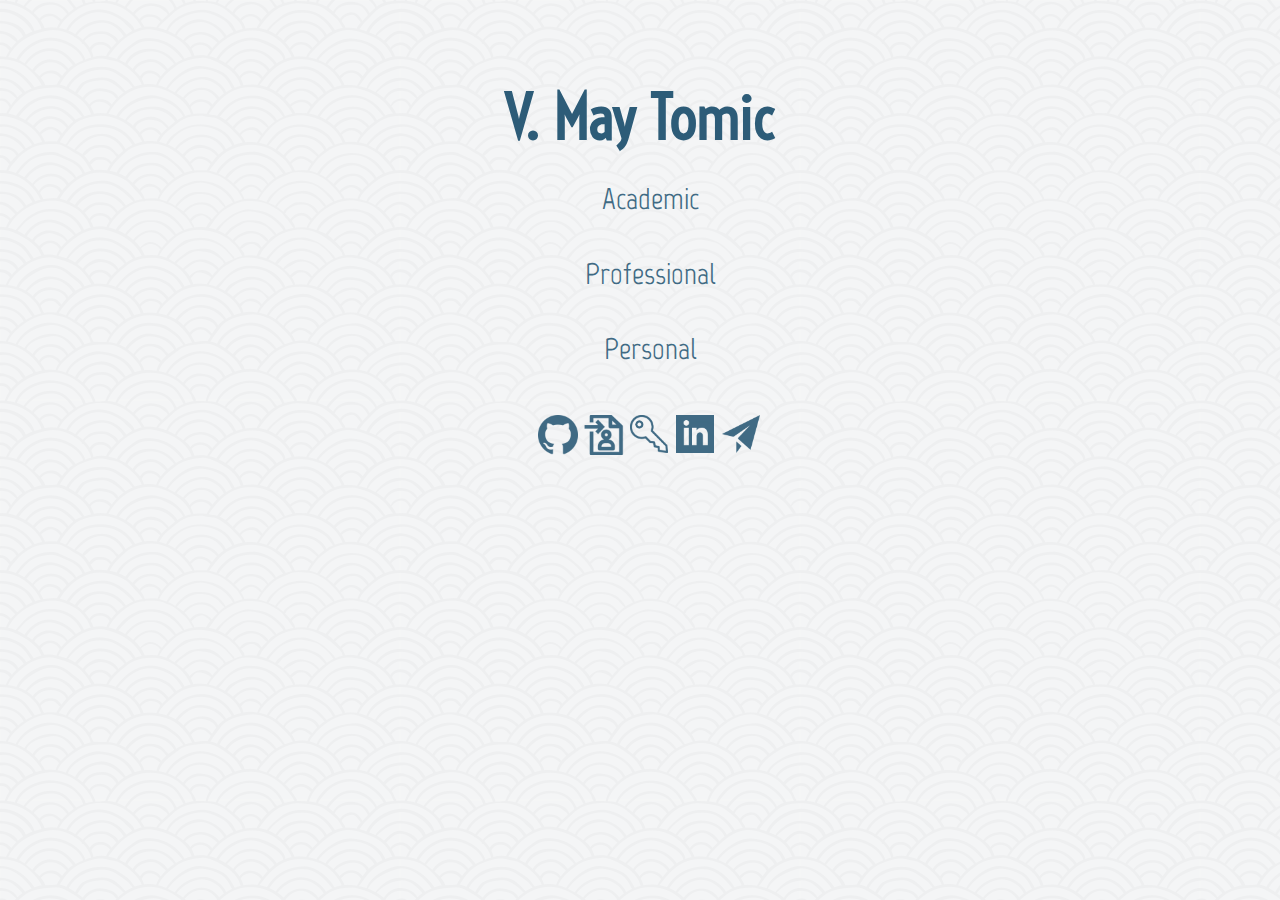
<file: index.html>
<!DOCTYPE html>
<html>
<head>
<link href="https://fonts.googleapis.com/css?family=Marvel|Voltaire" rel="stylesheet">
<link rel="stylesheet" type="text/css" href="Style.css">
<meta http-equiv="Content-Type" content="text/html; charset=UTF-8" />
<title>V. May Tomic's Website</title>
</head>

<body>
    <div id="header">
        <h1><a href="http://maytomic.com">V. May Tomic</a></h1>
     </div>
     <!--<div id= "topnav">
        <ul>
        	<li><a href="news.html" class="navNews" title="News">News/Schedule</a></li>
        	<li><a href="gallery.html" class="navGallery" title="Gallery">Gallery</a></li>
        	<li><a href="contact.html" class="navContact" title="Contact">Contact</a></li>
    		<li><a href="newpage.html" class="navNewpage" title="New Page">Resources</a></li>

   		</ul>
     </div>-->
     <div id="content">
        <h4>
            <a href="academic.html">Academic</a><br><br>
            <a href="professional.html">Professional</a><br><br>
            <a href="personal.html">Personal</a><br><br>
        </h4>
            <div id="links">
            	<a href="https://github.com/ValerieMayTomic" class="git_link"></a>
            	<a href="MayTomicResume.pdf" class = "resume_link"></a><!-- resume logo by Anil via The Noun Project-->
            	<a href="PGP-pub.asc" class = "key_link"></a><!-- Key by Eagle Eye from the Noun Project-->
            	<a href="https://www.linkedin.com/in/maytomic" class="linkedin_link"></a>
            	<a href="mailto:valerie.tomic@gmail.com" class="email_link"></a><br />
            </div>
     </div>
     <!--<div id="footer">
     	
	 </div>-->
</body>
</html>
</file>
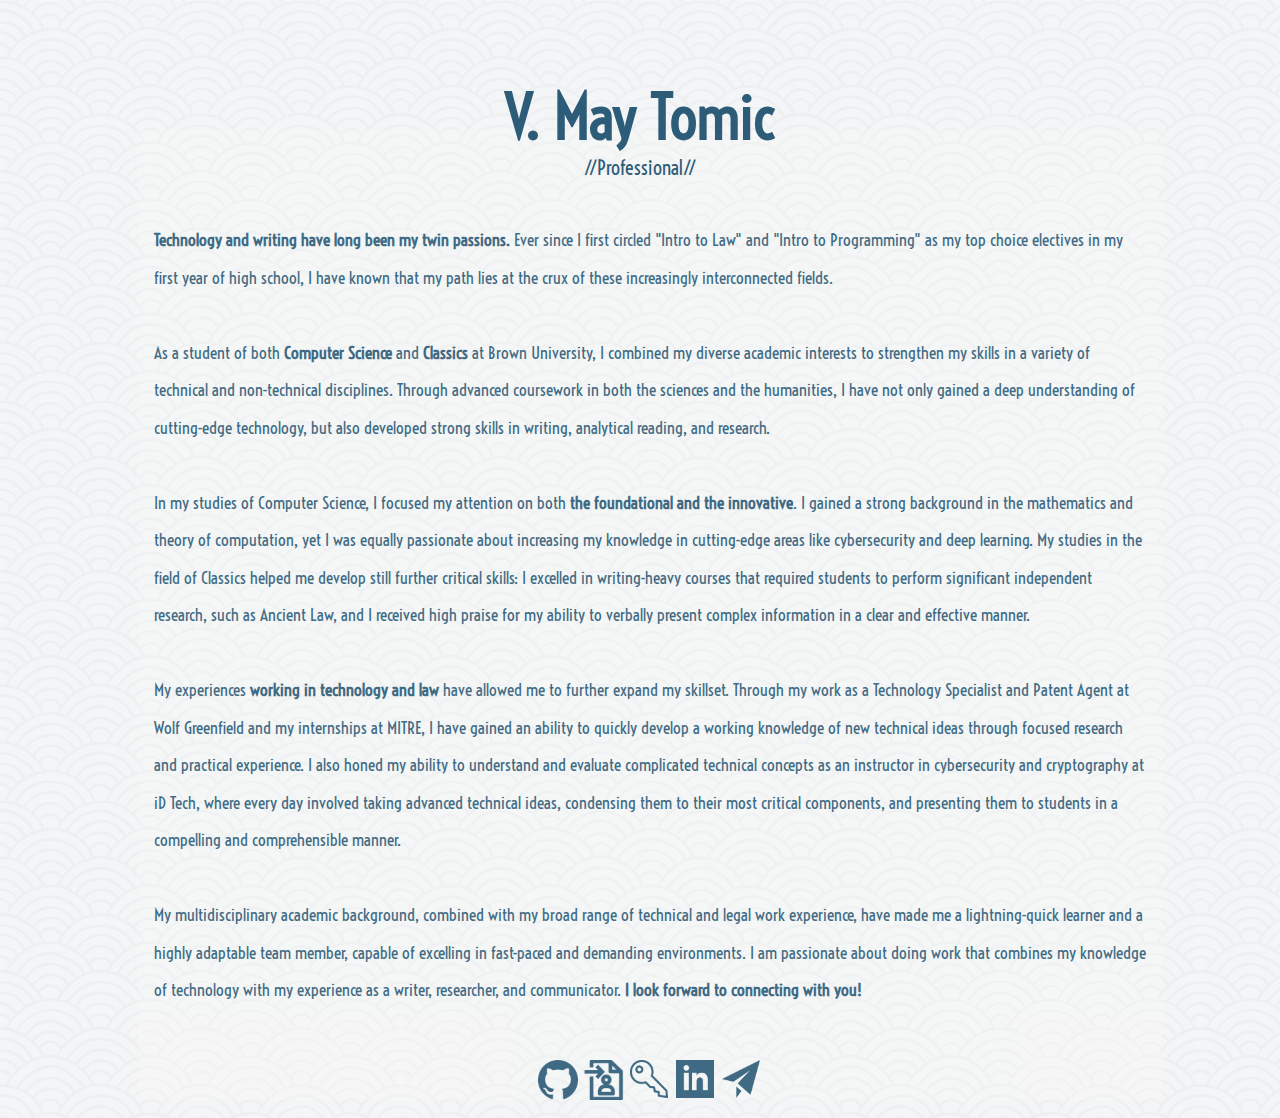
<file: about.html>
<!DOCTYPE html>
<html>
<head>
<link href="https://fonts.googleapis.com/css?family=Marvel|Voltaire" rel="stylesheet">
<link rel="stylesheet" type="text/css" href="Style.css">
<meta http-equiv="Content-Type" content="text/html; charset=UTF-8" />
<title>V. May Tomic's Website</title>
</head>

<body>
    <div id="header">
        <h1><a href="http://maytomic.com">V. May Tomic</a></h1>
        <h3><a href="professional.html">//Professional//</a></h3>
     </div>
     <!--<div id= "topnav">
        <ul>
        	<li><a href="news.html" class="navNews" title="News">News/Schedule</a></li>
        	<li><a href="gallery.html" class="navGallery" title="Gallery">Gallery</a></li>
        	<li><a href="contact.html" class="navContact" title="Contact">Contact</a></li>
    		<li><a href="newpage.html" class="navNewpage" title="New Page">Resources</a></li>

   		</ul>
     </div>-->
     <div id="content">
        <p>
            <br><br>
            <b>Technology and writing have long been my twin passions. </b>Ever since I first circled "Intro to Law" and "Intro to Programming" as my top choice electives in my first year of high school, I have known that my path lies at the crux of these increasingly interconnected fields. <br><br>

            As a student of both <b>Computer Science </b>and <b>Classics </b>at Brown University, I combined my diverse academic interests to strengthen my skills in a variety of technical and non-technical disciplines. Through advanced coursework in both the sciences and the humanities, I have not only gained a deep understanding of cutting-edge technology, but also developed strong skills in writing, analytical reading, and research.<br><br>

            In my studies of Computer Science, I focused my attention on both <b>the foundational and the innovative</b>. I gained a strong background in the mathematics and theory of computation, yet I was equally passionate about increasing my knowledge in cutting-edge areas like cybersecurity and deep learning. My studies in the field of Classics helped me develop still further critical skills: I excelled in writing-heavy courses that required students to perform significant independent research, such as Ancient Law, and I received high praise for my ability to verbally present complex information in a clear and effective manner.<br><br>

            My experiences <b>working in technology and law</b> have allowed me to further expand my skillset. Through my work as a Technology Specialist and Patent Agent at Wolf Greenfield and my internships at MITRE, I have gained an ability to quickly develop a working knowledge of new technical ideas through focused research and practical experience. I also honed my ability to understand and evaluate complicated technical concepts as an instructor in cybersecurity and cryptography at iD Tech, where every day involved taking advanced technical ideas, condensing them to their most critical components, and presenting them to students in a compelling and comprehensible manner.<br><br>

            My multidisciplinary academic background, combined with my broad range of technical and legal work experience, have made me a lightning-quick learner and a highly adaptable team member, capable of excelling in fast-paced and demanding environments. I am passionate about doing work that combines my knowledge of technology with my experience as a writer, researcher, and communicator. <b>I look forward to connecting with you!</b><br><br><br>
        </p>
            <div id="links">
                <a href="https://github.com/ValerieMayTomic" class="git_link"></a>
                <a href="MayTomicResume.pdf" class = "resume_link"></a><!-- resume logo by Anil via The Noun Project-->
                <a href="PGP-pub.asc" class = "key_link"></a><!-- Key by Eagle Eye from the Noun Project-->
                <a href="https://www.linkedin.com/in/maytomic" class="linkedin_link"></a>
                <a href="mailto:valerie.tomic@gmail.com" class="email_link"></a><br />
            </div>
     </div>
     <!--<div id="footer">
     	
	 </div>-->
</body>
</html>
</file>
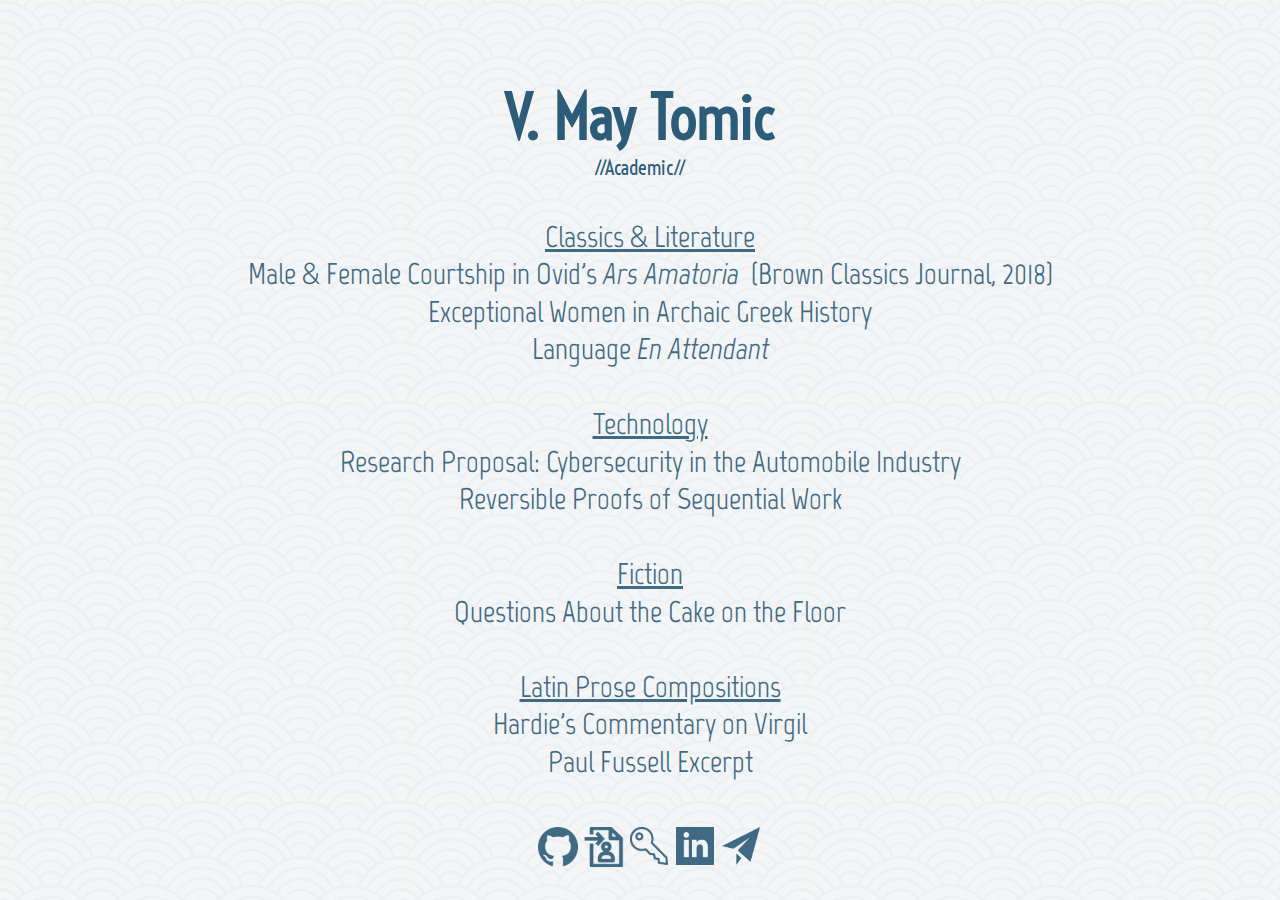
<file: academic-works.html>
<!DOCTYPE html>
<html>
<head>
<link href="https://fonts.googleapis.com/css?family=Marvel|Voltaire" rel="stylesheet">
<link rel="stylesheet" type="text/css" href="Style.css">
<meta http-equiv="Content-Type" content="text/html; charset=UTF-8" />
<title>V. May Tomic's Website</title>
</head>

<body>
    <div id="header">
        <h1><a href="http://maytomic.com">V. May Tomic</a></h1>
        <h3><a href="academic.html">//Academic//</a></h3>
     </div>
     <!--<div id= "topnav">
        <ul>
        	<li><a href="news.html" class="navNews" title="News">News/Schedule</a></li>
        	<li><a href="gallery.html" class="navGallery" title="Gallery">Gallery</a></li>
        	<li><a href="contact.html" class="navContact" title="Contact">Contact</a></li>
    		<li><a href="newpage.html" class="navNewpage" title="New Page">Resources</a></li>

   		</ul>
     </div>-->
     <div id="content">
        <h4>
            <br>
            <u>Classics & Literature</u><br>
            <a href="BCJ_submission.pdf">Male &amp; Female Courtship in Ovid's <i>Ars Amatoria</i> &nbsp;(<b>Brown Classics Journal, 2018</b>)</a><br>
            <a href="ExceptionalWomen.pdf">Exceptional Women in Archaic Greek History</a><br>
            <a href="WaitingEssay2.pdf">Language <i>En Attendant</i></a><br><br>
            <u>Technology</u><br>
            <a href="VMT_WritingSample.pdf">Research Proposal: Cybersecurity in the Automobile Industry</a><br>
            <a href="CSCI_2590_Final_Report.pdf">Reversible Proofs of Sequential Work</a><br><br>
            <u>Fiction</u><br>
            <a href="QsAboutTheCake.pdf">Questions About the Cake on the Floor</a><br><br>
            <u>Latin Prose Compositions</u><br>
            <a href="PC1.pdf">Hardie's Commentary on Virgil</a><br>
            <a href="PC2.pdf">Paul Fussell Excerpt</a><br><br>
        </h4>
            <div id="links">
            	<a href="https://github.com/ValerieMayTomic" class="git_link"></a>
            	<a href="MayTomicResume.pdf" class = "resume_link"></a><!-- resume logo by Anil via The Noun Project-->
            	<a href="PGP-pub.asc" class = "key_link"></a><!-- Key by Eagle Eye from the Noun Project-->
            	<a href="https://www.linkedin.com/in/maytomic" class="linkedin_link"></a>
            	<a href="mailto:valerie.tomic@gmail.com" class="email_link"></a><br />
            </div>
     </div>
     <!--<div id="footer">
     	
	 </div>-->
</body>
</html>
</file>
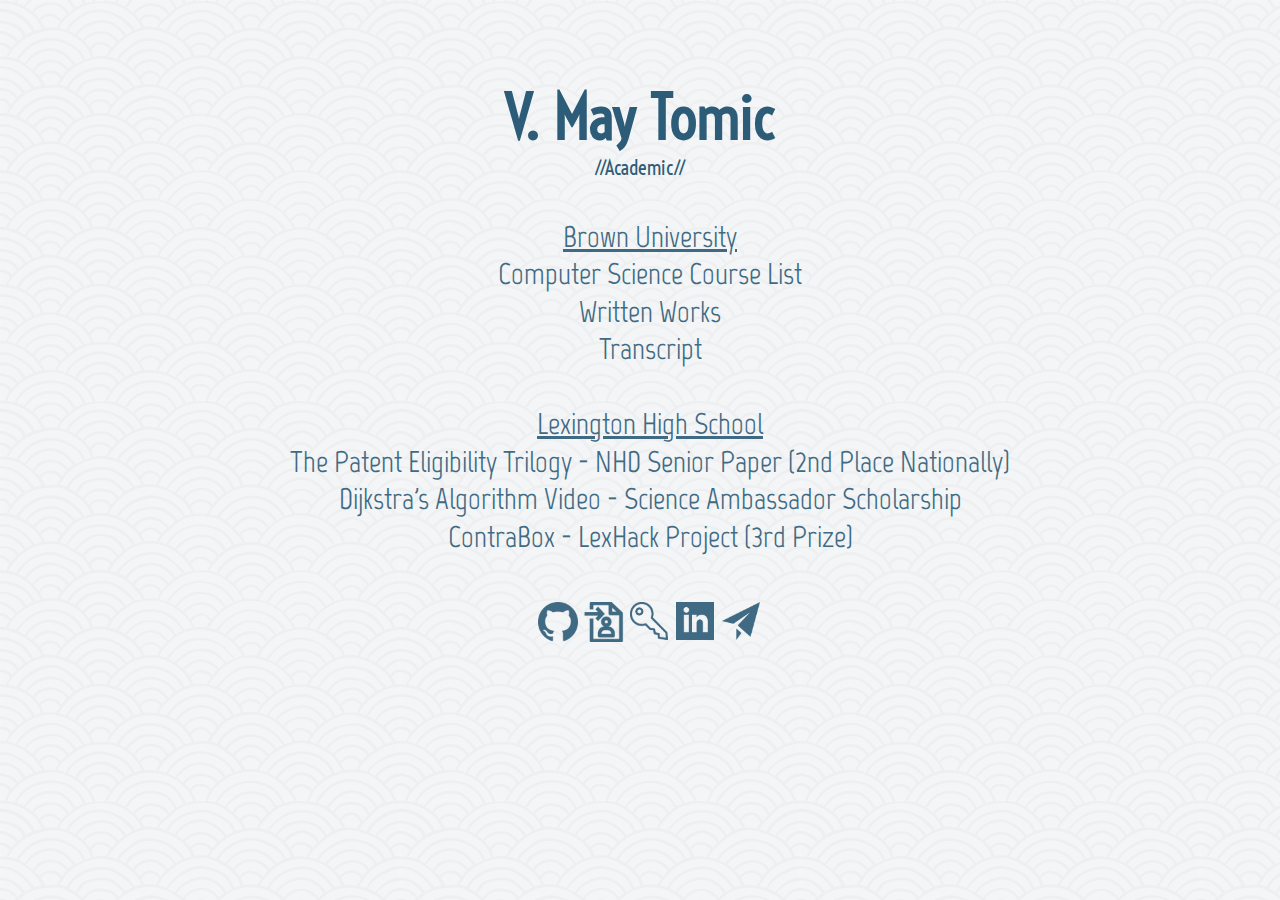
<file: academic.html>
<!DOCTYPE html>
<html>
<head>
<link href="https://fonts.googleapis.com/css?family=Marvel|Voltaire" rel="stylesheet">
<link rel="stylesheet" type="text/css" href="Style.css">
<meta http-equiv="Content-Type" content="text/html; charset=UTF-8" />
<title>V. May Tomic's Website</title>
</head>

<body>
    <div id="header">
        <h1><a href="http://maytomic.com">V. May Tomic</a></h1>
        <h3><a href="academic.html">//Academic//</a></h3>
     </div>
     <!--<div id= "topnav">
        <ul>
        	<li><a href="news.html" class="navNews" title="News">News/Schedule</a></li>
        	<li><a href="gallery.html" class="navGallery" title="Gallery">Gallery</a></li>
        	<li><a href="contact.html" class="navContact" title="Contact">Contact</a></li>
    		<li><a href="newpage.html" class="navNewpage" title="New Page">Resources</a></li>

   		</ul>
     </div>-->
     <div id="content">
        <h4>
            <br>
            <u>Brown University</u><br>
            <a href="courses.html">Computer Science Course List</a><br>
            <a href="academic-works.html">Written Works</a><br>
            <a href="Transcript.pdf">Transcript</a><br><br>
            <u>Lexington High School</u><br>
            <a href="http://nhd.org/sites/default/files/NHDfinal.pdf">The Patent Eligibility Trilogy - NHD Senior Paper (2nd Place Nationally)</a><br>
            <a href="https://youtu.be/sABxMUteNQo">Dijkstra's Algorithm Video - Science Ambassador Scholarship</a><br />
            <a href="https://devpost.com/software/contrabox">ContraBox - LexHack Project (3rd Prize)</a><br><br>
        </h4>
            <div id="links">
                <a href="https://github.com/ValerieMayTomic" class="git_link"></a>
                <a href="MayTomicResume.pdf" class = "resume_link"></a><!-- resume logo by Anil via The Noun Project-->
                <a href="PGP-pub.asc" class = "key_link"></a><!-- Key by Eagle Eye from the Noun Project-->
                <a href="https://www.linkedin.com/in/maytomic" class="linkedin_link"></a>
                <a href="mailto:valerie.tomic@gmail.com" class="email_link"></a><br />
            </div>
     </div>
     <!--<div id="footer">
     	
	 </div>-->
</body>
</html>
</file>
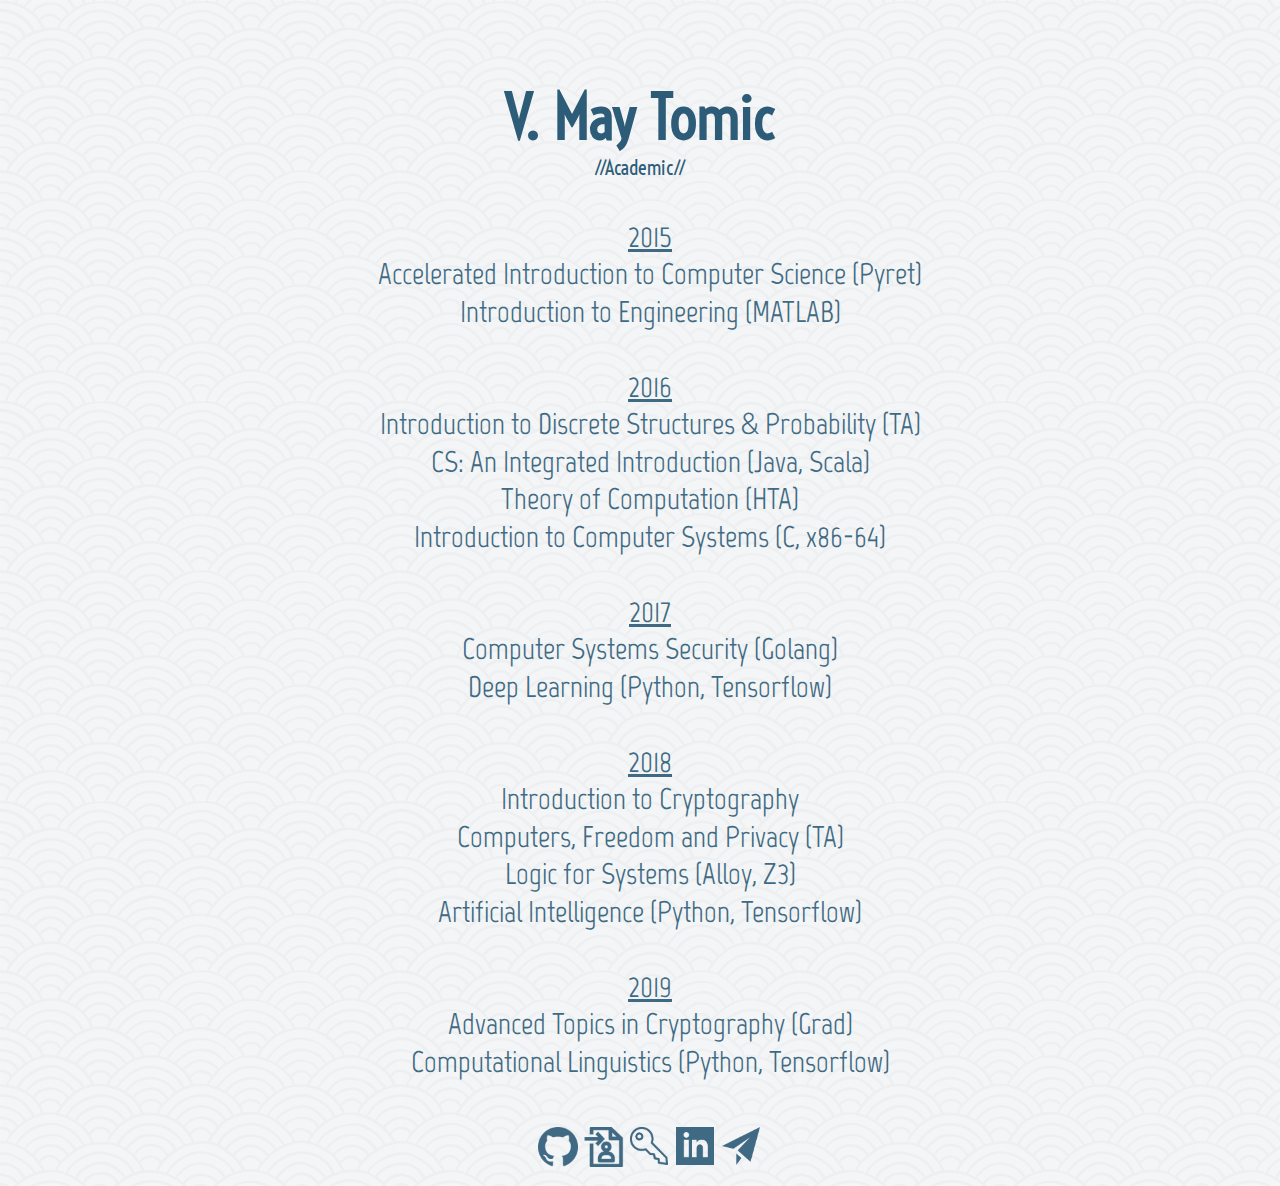
<file: courses.html>
<!DOCTYPE html>
<html>
<head>
<link href="https://fonts.googleapis.com/css?family=Marvel|Voltaire" rel="stylesheet">
<link rel="stylesheet" type="text/css" href="Style.css">
<meta http-equiv="Content-Type" content="text/html; charset=UTF-8" />
<title>V. May Tomic's Website</title>
</head>

<body>
    <div id="header">
        <h1><a href="http://maytomic.com">V. May Tomic</a></h1>
        <h3><a href="academic.html">//Academic//</a></h3>
     </div>
     <!--<div id= "topnav">
        <ul>
        	<li><a href="news.html" class="navNews" title="News">News/Schedule</a></li>
        	<li><a href="gallery.html" class="navGallery" title="Gallery">Gallery</a></li>
        	<li><a href="contact.html" class="navContact" title="Contact">Contact</a></li>
    		<li><a href="newpage.html" class="navNewpage" title="New Page">Resources</a></li>

   		</ul>
     </div>-->
     <div id="content">
        <h4>
        	<br>
        	<u>2015</u><br>
            Accelerated Introduction to Computer Science (Pyret) <br>
            Introduction to Engineering (MATLAB) <br><br>
            <u>2016</u><br>
            Introduction to Discrete Structures & Probability (<b>TA</b>)<br>
            CS: An Integrated Introduction (Java, Scala) <br>
            Theory of Computation (<b>HTA</b>)<br>
            Introduction to Computer Systems (C, x86-64) <br><br>
            <u>2017</u><br>
            Computer Systems Security (Golang)<br>
            Deep Learning (Python, Tensorflow)<br><br>
            <u>2018</u><br>
            Introduction to Cryptography<br>
            Computers, Freedom and Privacy (<b>TA</b>)<br>
            Logic for Systems (Alloy, Z3)<br>
            Artificial Intelligence (Python, Tensorflow)<br><br>
            <u>2019</u><br>	
	    	Advanced Topics in Cryptography (<b>Grad</b>) <br>
	    	Computational Linguistics (Python, Tensorflow) <br><br>
        </h4>
            <div id="links">
            	<a href="https://github.com/ValerieMayTomic" class="git_link"></a>
            	<a href="MayTomicResume.pdf" class = "resume_link"></a><!-- resume logo by Anil via The Noun Project-->
            	<a href="PGP-pub.asc" class = "key_link"></a><!-- Key by Eagle Eye from the Noun Project-->
            	<a href="https://www.linkedin.com/in/maytomic" class="linkedin_link"></a>
            	<a href="mailto:valerie.tomic@gmail.com" class="email_link"></a><br />
            </div>
     </div>
     <!--<div id="footer">
     	
	 </div>-->
</body>
</html>
</file>
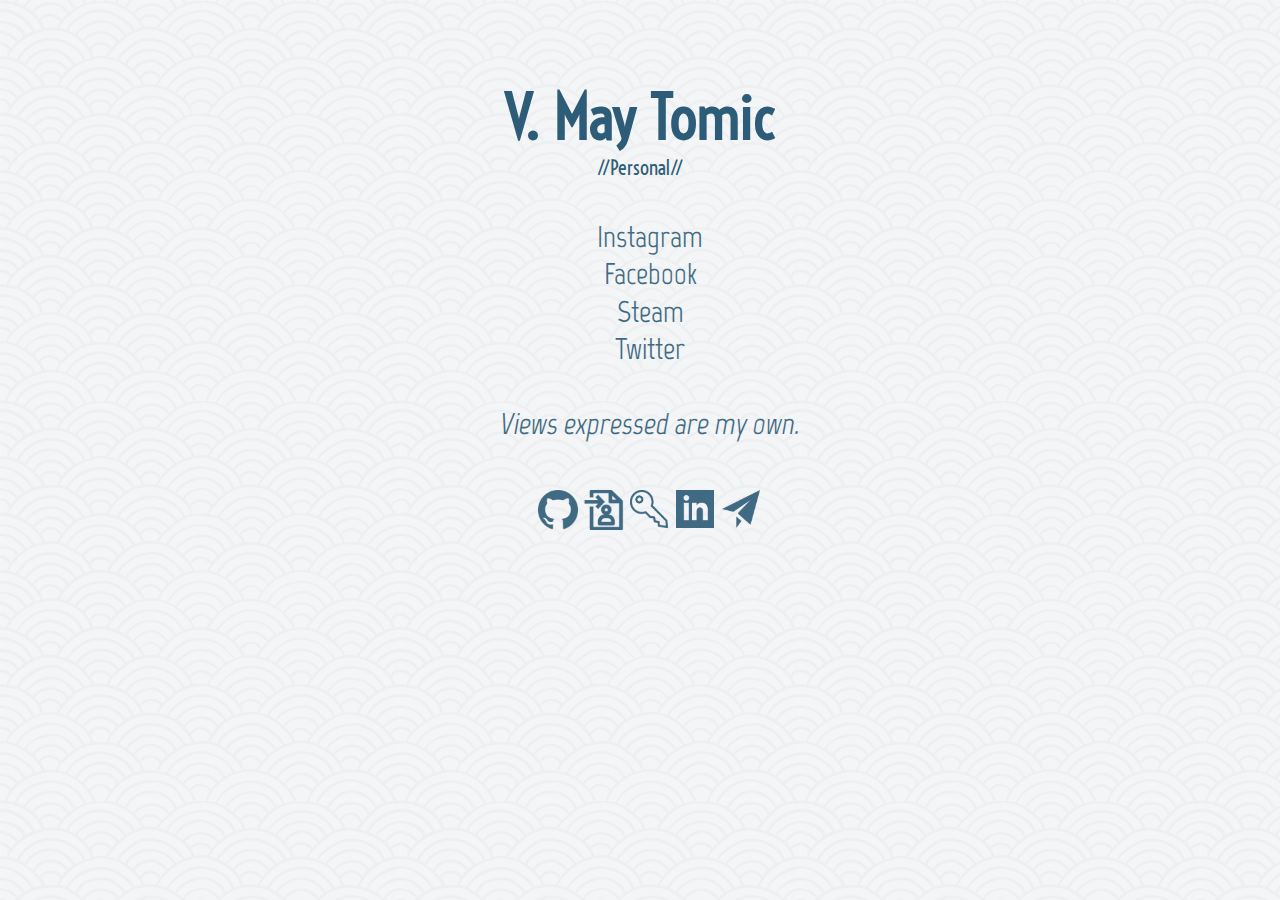
<file: personal.html>
<!DOCTYPE html>
<html>
<head>
<link href="https://fonts.googleapis.com/css?family=Marvel|Voltaire" rel="stylesheet">
<link rel="stylesheet" type="text/css" href="Style.css">
<meta http-equiv="Content-Type" content="text/html; charset=UTF-8" />
<title>V. May Tomic's Website</title>
</head>

<body>
    <div id="header">
        <h1><a href="http://maytomic.com">V. May Tomic</a></h1>
        <h3><a href="personal.html">//Personal//</a></h3>
     </div>
     <!--<div id= "topnav">
        <ul>
        	<li><a href="news.html" class="navNews" title="News">News/Schedule</a></li>
        	<li><a href="gallery.html" class="navGallery" title="Gallery">Gallery</a></li>
        	<li><a href="contact.html" class="navContact" title="Contact">Contact</a></li>
    		<li><a href="newpage.html" class="navNewpage" title="New Page">Resources</a></li>

   		</ul>
     </div>-->
     <div id="content">
        <h4>
            <br>
            <a href="http://instagram.com/maytomic">Instagram</a><br>
            <a href="https://facebook.com/may.tomic">Facebook</a><br>
            <a href="https://steamcommunity.com/id/rowona">Steam</a><br>
            <a href="https://twitter.com/maytomic1">Twitter</a><br><br>
            <i> Views expressed are my own.</i><br><br>
        </h4>
            <div id="links">
                <a href="https://github.com/ValerieMayTomic" class="git_link"></a>
                <a href="MayTomicResume.pdf" class = "resume_link"></a><!-- resume logo by Anil via The Noun Project-->
                <a href="PGP-pub.asc" class = "key_link"></a><!-- Key by Eagle Eye from the Noun Project-->
                <a href="https://www.linkedin.com/in/maytomic" class="linkedin_link"></a>
                <a href="mailto:valerie.tomic@gmail.com" class="email_link"></a><br />
            </div>
     </div>
     <!--<div id="footer">
     	
	 </div>-->
</body>
</html>
</file>
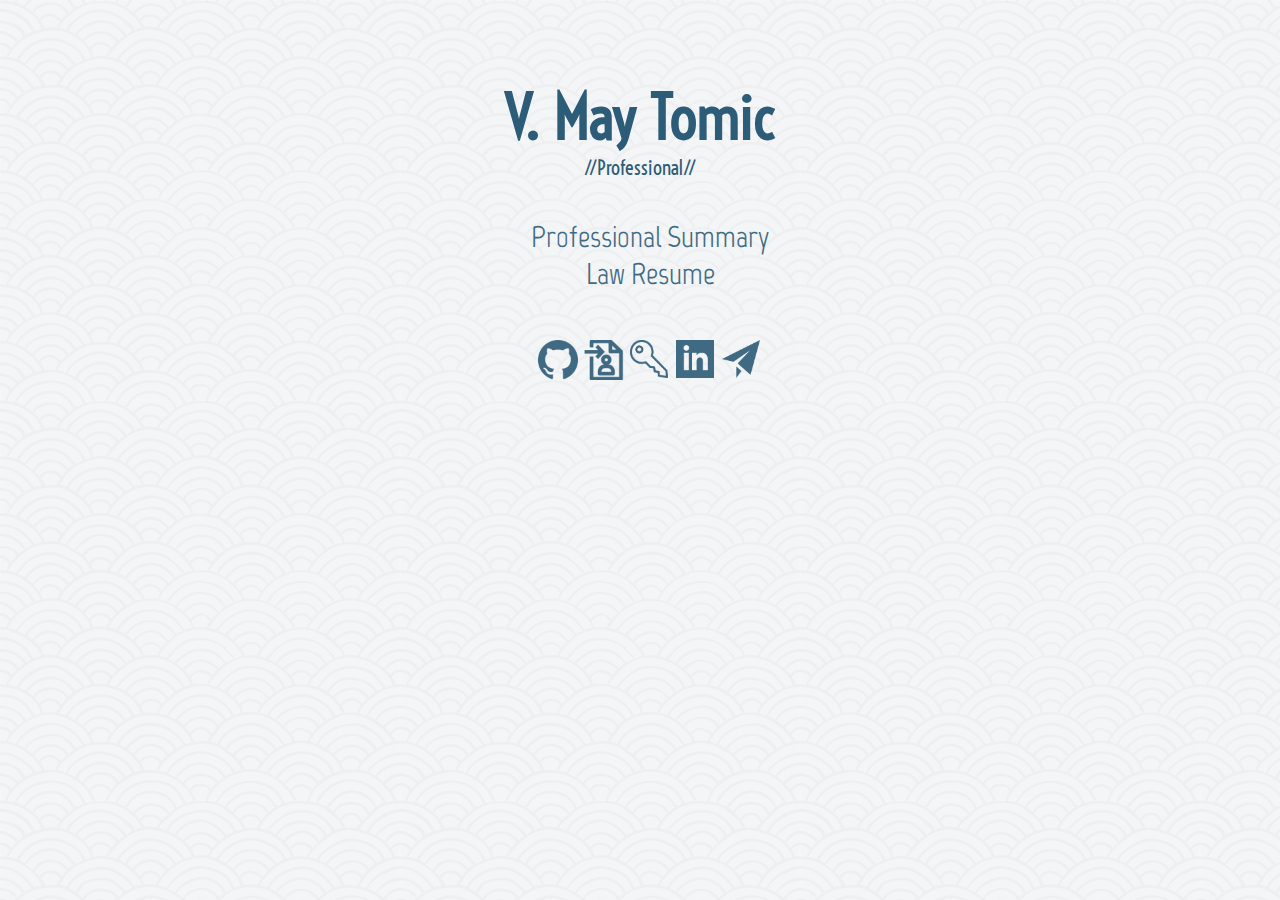
<file: professional.html>
<!DOCTYPE html>
<html>
<head>
<link href="https://fonts.googleapis.com/css?family=Marvel|Voltaire" rel="stylesheet">
<link rel="stylesheet" type="text/css" href="Style.css">
<meta http-equiv="Content-Type" content="text/html; charset=UTF-8" />
<title>V. May Tomic's Website</title>
</head>

<body>
    <div id="header">
        <h1><a href="http://maytomic.com">V. May Tomic</a></h1>
        <h3><a href="professional.html">//Professional//</a></h3>
     </div>
     <!--<div id= "topnav">
        <ul>
        	<li><a href="news.html" class="navNews" title="News">News/Schedule</a></li>
        	<li><a href="gallery.html" class="navGallery" title="Gallery">Gallery</a></li>
        	<li><a href="contact.html" class="navContact" title="Contact">Contact</a></li>
    		<li><a href="newpage.html" class="navNewpage" title="New Page">Resources</a></li>

   		</ul>
     </div>-->
     <div id="content">
        <h4>
            <br><a href="about.html">Professional Summary</a><br>
            <a href="LawResume.pdf">Law Resume</a><br><br>
        </h4>
            <div id="links">
                <a href="https://github.com/ValerieMayTomic" class="git_link"></a>
                <a href="MayTomicResume.pdf" class = "resume_link"></a><!-- resume logo by Anil via The Noun Project-->
                <a href="PGP-pub.asc" class = "key_link"></a><!-- Key by Eagle Eye from the Noun Project-->
                <a href="https://www.linkedin.com/in/maytomic" class="linkedin_link"></a>
                <a href="mailto:valerie.tomic@gmail.com" class="email_link"></a><br />
            </div>
     </div>
     <!--<div id="footer">
     	
	 </div>-->
</body>
</html>
</file>
<file: Style.css>
@charset "UTF-8";
/* CSS Document */
body{
	 background:url(seigaiha.png) repeat;
	 z-index: -80;
}

#header{
	width: 1024px;
	left:50%;
	margin-left:-512px;
	margin-bottom: 100px;
	margin-top: 80px;
	height:80px;
	position:relative;
	text-align:center;
	z-index: 40;
}

#header h1 a{
	font-family:'Voltaire', sans-serif;
	font-size:60px;
	margin-top:0px;
	color:#2d5c78;
	text-decoration:none;
}

#header h1 a:hover{
	font-family:'Voltaire', sans-serif;
	font-size:60px;
	margin-top:0px;
	color:#3eace1;
	text-decoration:none;
}

#header h3 a{
	font-family:'Voltaire', sans-serif;
	font-size:20px;
	font-weight:100;
	color:#2d5c78;
	text-decoration:none;
}

#header h3 a:hover{
	font-family:'Voltaire', sans-serif;
	font-size:20px;
	font-weight:100;
	text-decoration:none;
	color:#3eace1;
}

#topnav{
	width: 1024px;
	left:50%;
	margin-left:-512px;
	position:absolute;
	top:100px;
	text-align:center;
	z-index:50;
	
}

#topnav ul{
	margin: 0;
	padding: 0px;
	list-style-type: none;
}

#topnav li{
	display: inline;
	padding-left:30px;
}

#topnav ul li a{
	font-family:'Voltaire', sans-serif;
	font-size:24px;
	text-decoration: none;
	color:#3eace1;
}

#topnav ul li a:hover{
	font-family:'Voltaire', sans-serif;
	font-size:24px;
	text-decoration: none;
	color:#2d5c78;
}

#content{
	line-height: 125%;
	font-family:'Marvel', sans-serif;
	font-size:30px;
	color:#2d5c78;
	text-decoration:none;
	opacity:.9;
	width: 1024px;
	height:auto;
	position:absolute;
	left: 50%;
	margin-left: -512px;
	margin-top:-140px;
	text-align: center;
	padding:10px;
	z-index: 20;
}

#content a{
	line-height: 125%;
	font-family:'Marvel', sans-serif;
	font-size:30px;
	margin-top:0px;
	color:#2d5c78;
	text-decoration:none;
}

#content a:hover{
	line-height: 125%;
	font-family:'Marvel', sans-serif;
	font-size:30px;
	margin-top:0px;
	color:#3eace1;
	text-decoration:none;
}

#links{
	margin-top: -40px;
}

.git_link{
	display:inline-block;
	width:40px;
	height:40px;
	background:url('gitlogo.png');
	background-size: 40px 40px;
	background-repeat: no-repeat;
}

.git_link:hover{
	display:inline-block;
	width:40px;
	height:40px;
	background:url('gitlogohover.png');
	background-size: 40px 40px;
	background-repeat: no-repeat;
}

.resume_link{
	display:inline-block;
	width:40px;
	height:40px;
	background:url('resumelogo.png');
	background-size: 40px 40px;
	background-repeat: no-repeat;
}

.resume_link:hover{
	display:inline-block;
	width:40px;
	height:40px;
	background:url('resumelogohover.png');
	background-size: 40px 40px;
	background-repeat: no-repeat;
}

.linkedin_link{
	display:inline-block;
	width:40px;
	height:40px;
	background:url('linkedinlogo.png');
	background-size: 38px 38px;
	background-repeat: no-repeat;
}

.linkedin_link:hover{
	display:inline-block;
	width:40px;
	height:40px;
	background:url('linkedinlogohover.png');
	background-size: 38px 38px;
	background-repeat: no-repeat;
}

.email_link{
	display:inline-block;
	width:40px;
	height:40px;
	background:url('emaillogo.png');
	background-size: 38px 38px;
	background-repeat: no-repeat;
}

.email_link:hover{
	display:inline-block;
	width:40px;
	height:40px;
	background:url('emaillogohover.png');
	background-size: 38px 38px;
	background-repeat: no-repeat;
}

.key_link{
	display:inline-block;
	width:40px;
	height:40px;
	background:url('pgpkeylogo.png');
	background-size: 38px 38px;
	background-repeat: no-repeat;
}

.key_link:hover{
	display:inline-block;
	width:40px;
	height:40px;
	background:url('pgpkeylogohover.png');
	background-size: 38px 38px;
	background-repeat: no-repeat;
}

div.img img{
	width: 250px;
	height:200px;
	float: left;
	padding: 45px;
}

#footer{
	background-color:#2d5c78;
	width: 100%;
	height:45px;
	position:fixed;
	left: 0px;
	bottom:0px;
	z-index: 55;
}

h1{
	font-family:'Voltaire', sans-serif;
	font-size:60px;
	margin-top:0px;
	color:#2d5c78;
}

h2{
	font-family:'Voltaire', sans-serif;
	font-size:36px;
	color:#d2dddf;	
	font-weight:100;
	padding: 10px;
	margin:0px;
}

h3{
	font-family:'Voltaire', sans-serif;
	font-size:18px;
	font-weight:100;
	color:#2d5c78;
	margin-top:-40px;
	margin-bottom:-10px;
}

h4{
	font-family:'Marvel', sans-serif;
	font-size:30px;
	color:#2d5c78;	
	font-weight:100;
	margin-top:40px;
	padding: 10px;
}

h5{
	font-family:'Voltaire', sans-serif;
	font-size:30px;
	color:#2d5c78;	
	font-weight:100;
	padding: 10px;
	text-align:left;
}

p{
	background:rgba(255, 255, 255, 0.2); ;
	text-align:left;
	font-family:'Voltaire', sans-serif;
	font-size:17px;
	color:#2d5c78;	
	padding: 16px;
	margin:0px;
}
</file>
